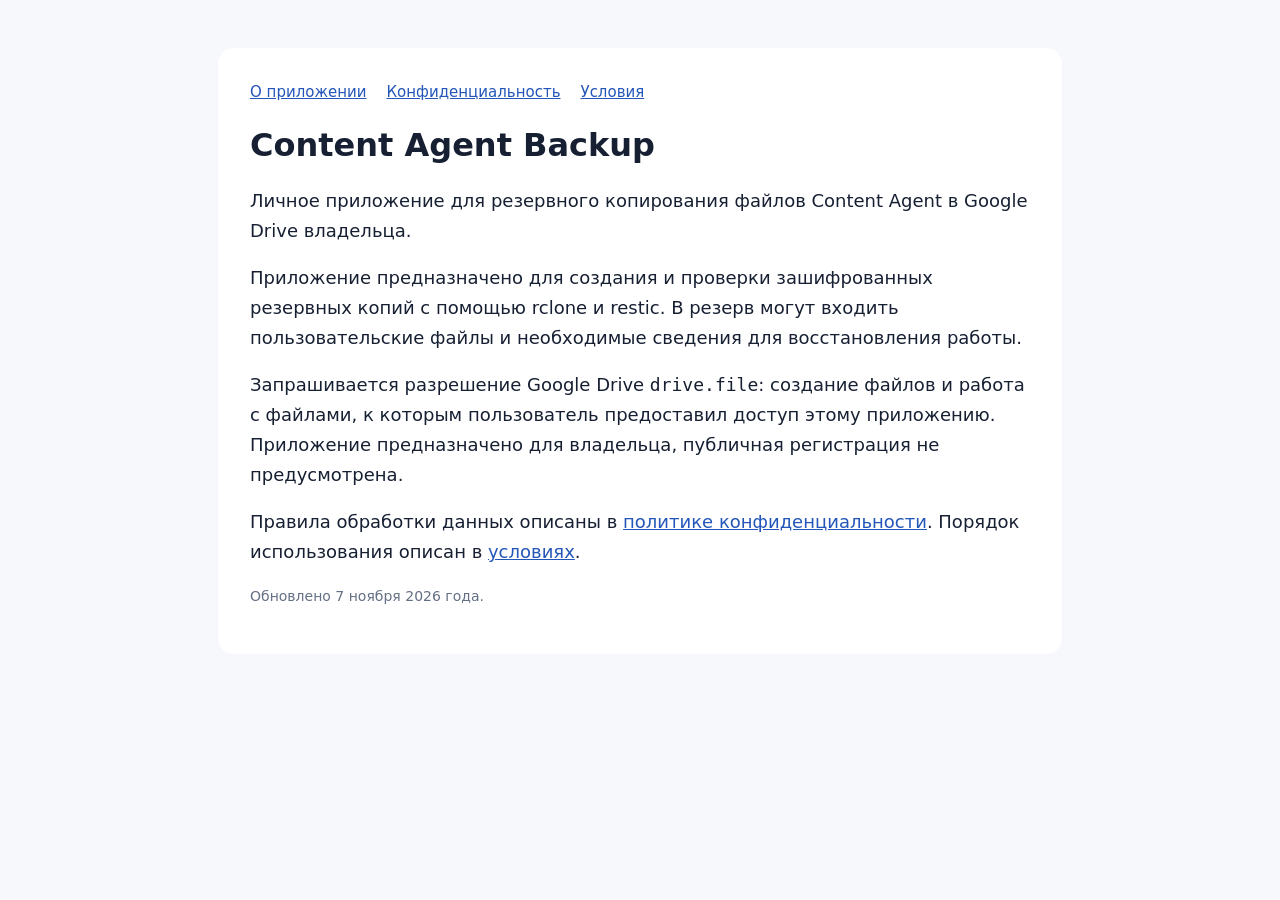
<file: index.html>
<!doctype html>
<html lang="ru"><head><meta charset="utf-8"><meta name="viewport" content="width=device-width, initial-scale=1"><title>Content Agent Backup | Content Agent Backup</title><link rel="stylesheet" href="style.css"></head><body><main><nav><a href="index.html">О приложении</a><a href="privacy.html">Конфиденциальность</a><a href="terms.html">Условия</a></nav><h1>Content Agent Backup</h1><p>Личное приложение для резервного копирования файлов Content Agent в Google Drive владельца.</p><p>Приложение предназначено для создания и проверки зашифрованных резервных копий с помощью rclone и restic. В резерв могут входить пользовательские файлы и необходимые сведения для восстановления работы.</p><p>Запрашивается разрешение Google Drive <code>drive.file</code>: создание файлов и работа с файлами, к которым пользователь предоставил доступ этому приложению. Приложение предназначено для владельца, публичная регистрация не предусмотрена.</p><p>Правила обработки данных описаны в <a href="privacy.html">политике конфиденциальности</a>. Порядок использования описан в <a href="terms.html">условиях</a>.</p><p class="date">Обновлено 7 ноября 2026 года.</p></main></body></html>
</file>
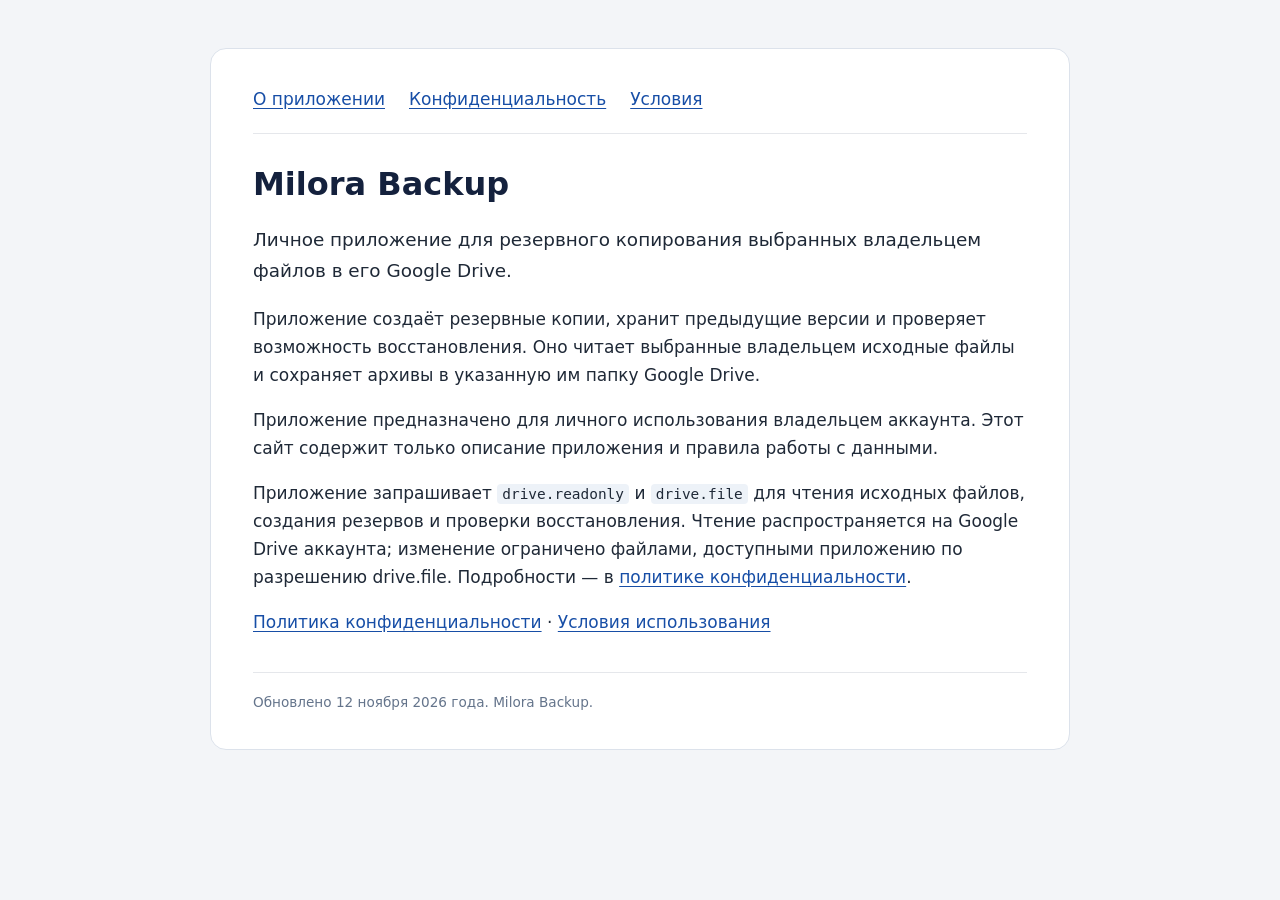
<file: milora-backup/index.html>
<!doctype html>
<html lang="ru">
<head>
<meta charset="utf-8">
<meta name="viewport" content="width=device-width, initial-scale=1">
<meta name="description" content="Milora Backup — личное резервное копирование в Google Drive владельца.">
<title>О приложении | Milora Backup</title>
<link rel="stylesheet" href="style.css">
</head>
<body><main>
<nav aria-label="Разделы"><a href="index.html">О приложении</a><a href="privacy.html">Конфиденциальность</a><a href="terms.html">Условия</a></nav>
<h1>Milora Backup</h1>
<p class="lead">Личное приложение для резервного копирования выбранных владельцем файлов в его Google Drive.</p>
<p>Приложение создаёт резервные копии, хранит предыдущие версии и проверяет возможность восстановления. Оно читает выбранные владельцем исходные файлы и сохраняет архивы в указанную им папку Google Drive.</p>
<p>Приложение предназначено для личного использования владельцем аккаунта. Этот сайт содержит только описание приложения и правила работы с данными.</p>
<p>Приложение запрашивает <code>drive.readonly</code> и <code>drive.file</code> для чтения исходных файлов, создания резервов и проверки восстановления. Чтение распространяется на Google Drive аккаунта; изменение ограничено файлами, доступными приложению по разрешению drive.file. Подробности — в <a href="privacy.html">политике конфиденциальности</a>.</p>
<p><a href="privacy.html">Политика конфиденциальности</a> · <a href="terms.html">Условия использования</a></p>
<footer>Обновлено 12 ноября 2026 года. Milora Backup.</footer>
</main></body>
</html>
</file>
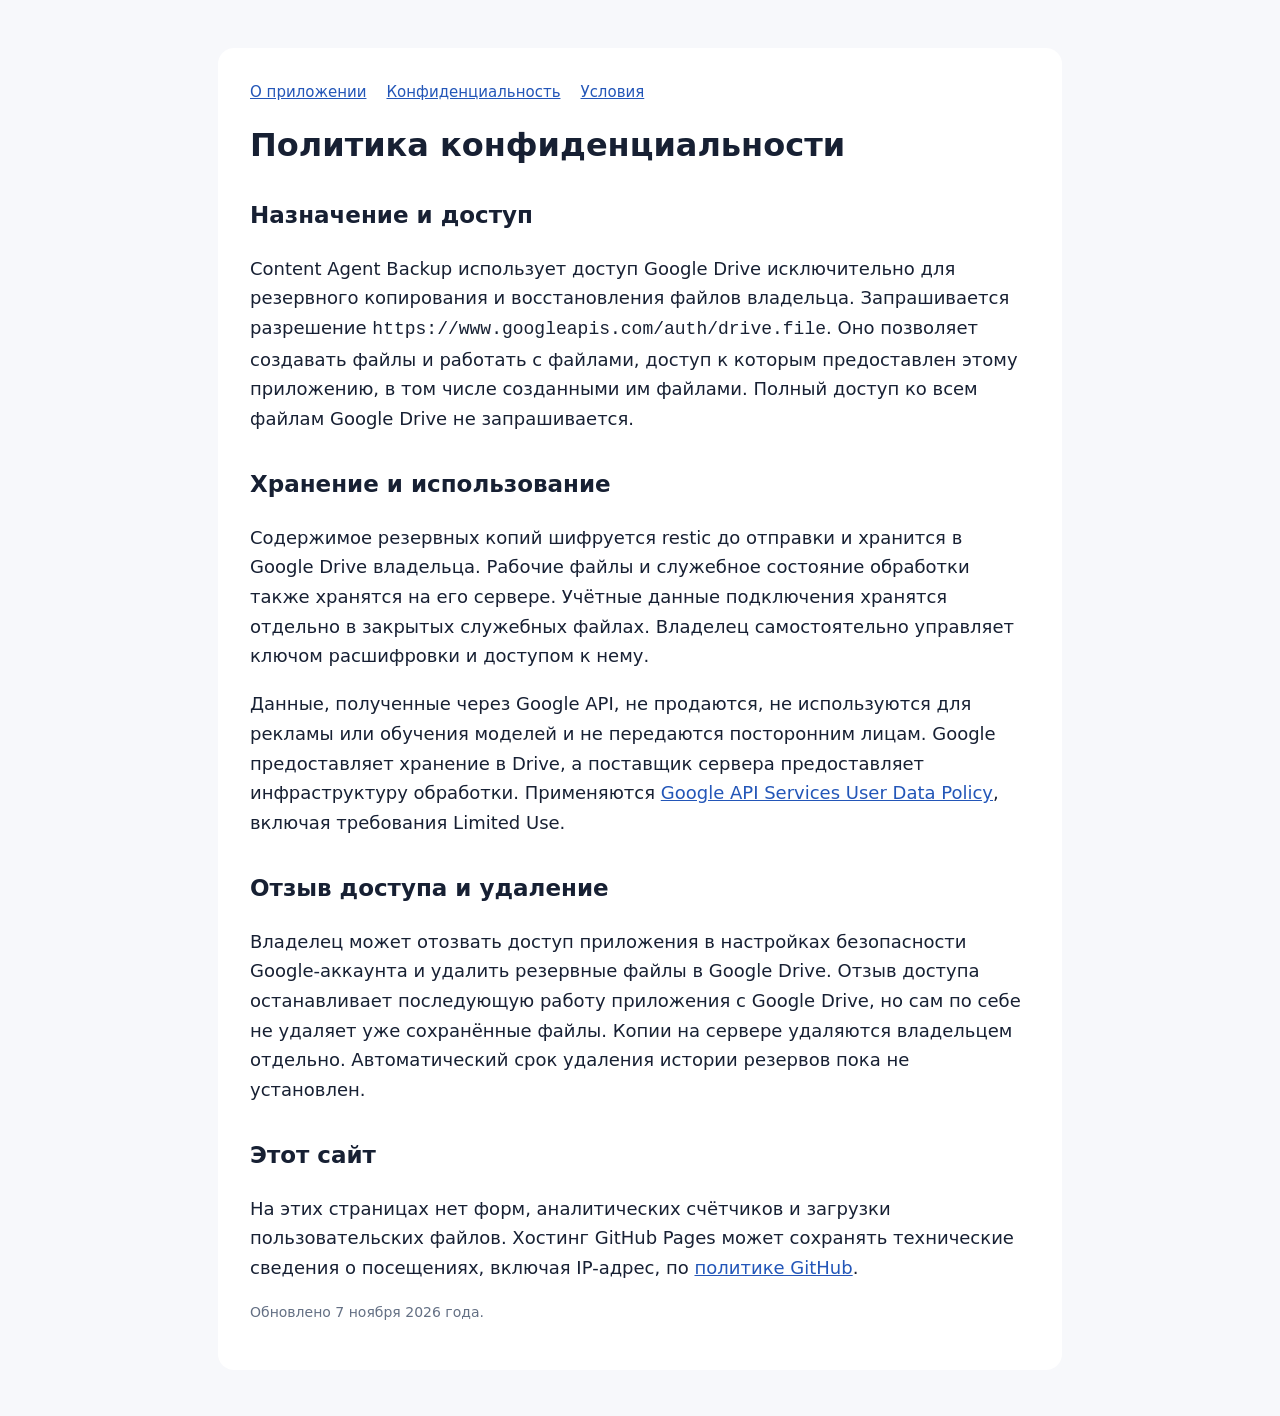
<file: privacy.html>
<!doctype html>
<html lang="ru"><head><meta charset="utf-8"><meta name="viewport" content="width=device-width, initial-scale=1"><title>Политика конфиденциальности | Content Agent Backup</title><link rel="stylesheet" href="style.css"></head><body><main><nav><a href="index.html">О приложении</a><a href="privacy.html">Конфиденциальность</a><a href="terms.html">Условия</a></nav><h1>Политика конфиденциальности</h1><h2>Назначение и доступ</h2><p>Content Agent Backup использует доступ Google Drive исключительно для резервного копирования и восстановления файлов владельца. Запрашивается разрешение <code>https://www.googleapis.com/auth/drive.file</code>. Оно позволяет создавать файлы и работать с файлами, доступ к которым предоставлен этому приложению, в том числе созданными им файлами. Полный доступ ко всем файлам Google Drive не запрашивается.</p><h2>Хранение и использование</h2><p>Содержимое резервных копий шифруется restic до отправки и хранится в Google Drive владельца. Рабочие файлы и служебное состояние обработки также хранятся на его сервере. Учётные данные подключения хранятся отдельно в закрытых служебных файлах. Владелец самостоятельно управляет ключом расшифровки и доступом к нему.</p><p>Данные, полученные через Google API, не продаются, не используются для рекламы или обучения моделей и не передаются посторонним лицам. Google предоставляет хранение в Drive, а поставщик сервера предоставляет инфраструктуру обработки. Применяются <a href="https://developers.google.com/terms/api-services-user-data-policy">Google API Services User Data Policy</a>, включая требования Limited Use.</p><h2>Отзыв доступа и удаление</h2><p>Владелец может отозвать доступ приложения в настройках безопасности Google-аккаунта и удалить резервные файлы в Google Drive. Отзыв доступа останавливает последующую работу приложения с Google Drive, но сам по себе не удаляет уже сохранённые файлы. Копии на сервере удаляются владельцем отдельно. Автоматический срок удаления истории резервов пока не установлен.</p><h2>Этот сайт</h2><p>На этих страницах нет форм, аналитических счётчиков и загрузки пользовательских файлов. Хостинг GitHub Pages может сохранять технические сведения о посещениях, включая IP-адрес, по <a href="https://docs.github.com/en/site-policy/privacy-policies/github-general-privacy-statement">политике GitHub</a>.</p><p class="date">Обновлено 7 ноября 2026 года.</p></main></body></html>
</file>
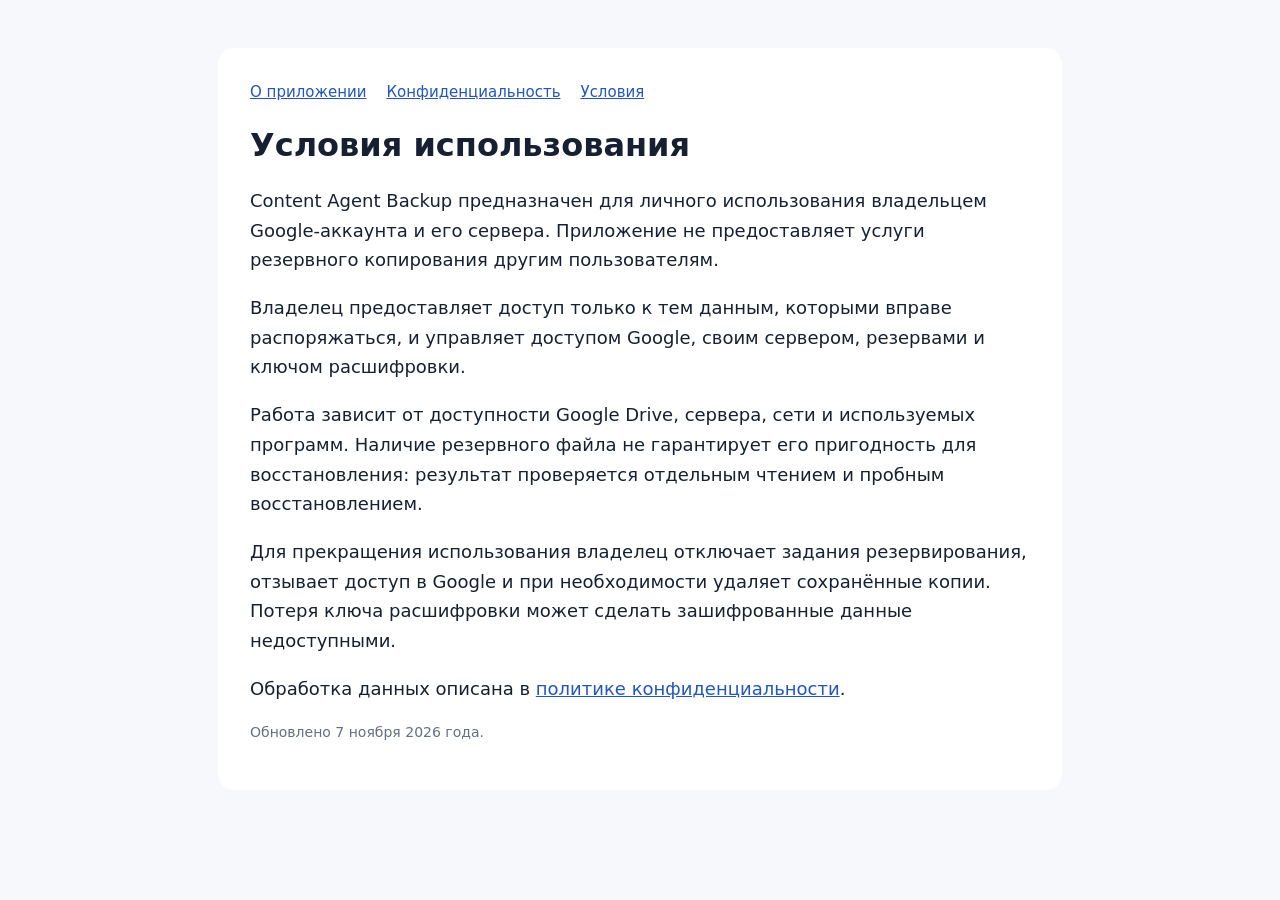
<file: terms.html>
<!doctype html>
<html lang="ru"><head><meta charset="utf-8"><meta name="viewport" content="width=device-width, initial-scale=1"><title>Условия использования | Content Agent Backup</title><link rel="stylesheet" href="style.css"></head><body><main><nav><a href="index.html">О приложении</a><a href="privacy.html">Конфиденциальность</a><a href="terms.html">Условия</a></nav><h1>Условия использования</h1><p>Content Agent Backup предназначен для личного использования владельцем Google-аккаунта и его сервера. Приложение не предоставляет услуги резервного копирования другим пользователям.</p><p>Владелец предоставляет доступ только к тем данным, которыми вправе распоряжаться, и управляет доступом Google, своим сервером, резервами и ключом расшифровки.</p><p>Работа зависит от доступности Google Drive, сервера, сети и используемых программ. Наличие резервного файла не гарантирует его пригодность для восстановления: результат проверяется отдельным чтением и пробным восстановлением.</p><p>Для прекращения использования владелец отключает задания резервирования, отзывает доступ в Google и при необходимости удаляет сохранённые копии. Потеря ключа расшифровки может сделать зашифрованные данные недоступными.</p><p>Обработка данных описана в <a href="privacy.html">политике конфиденциальности</a>.</p><p class="date">Обновлено 7 ноября 2026 года.</p></main></body></html>
</file>
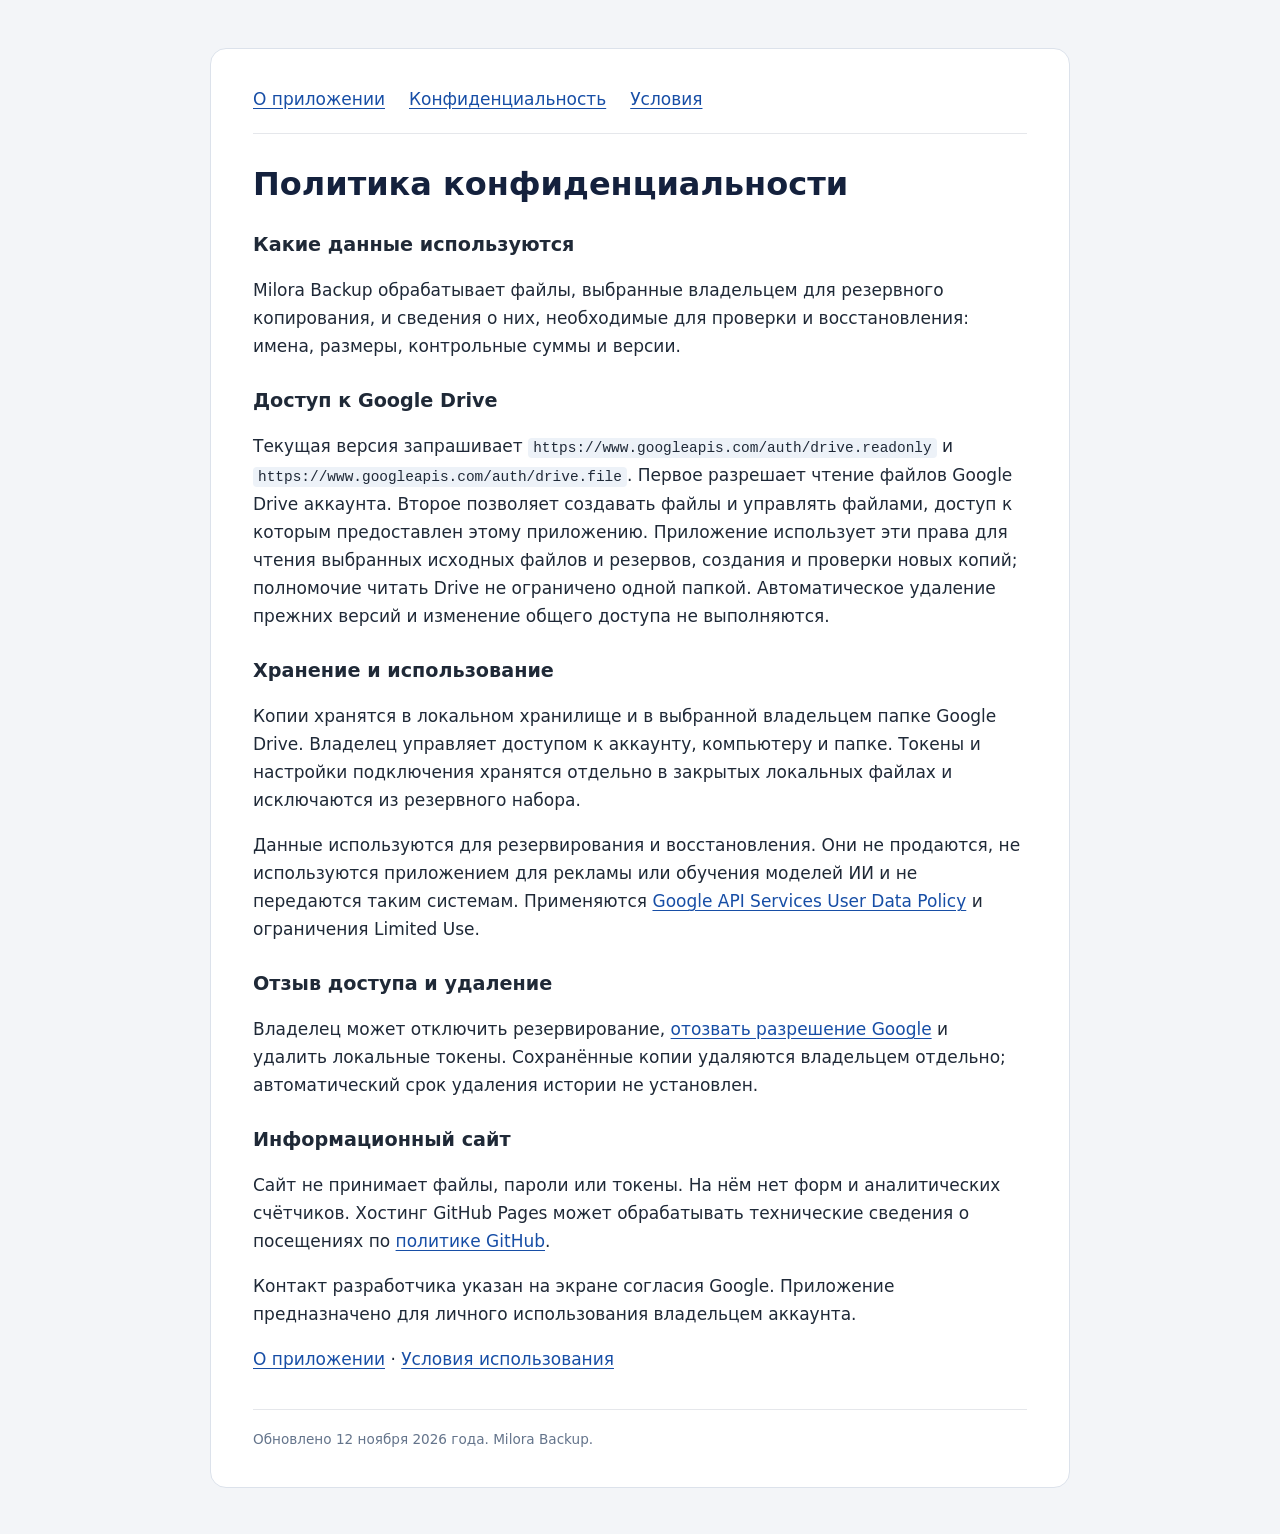
<file: milora-backup/privacy.html>
<!doctype html>
<html lang="ru">
<head>
<meta charset="utf-8">
<meta name="viewport" content="width=device-width, initial-scale=1">
<meta name="description" content="Milora Backup — личное резервное копирование в Google Drive владельца.">
<title>Политика конфиденциальности | Milora Backup</title>
<link rel="stylesheet" href="style.css">
</head>
<body><main>
<nav aria-label="Разделы"><a href="index.html">О приложении</a><a href="privacy.html">Конфиденциальность</a><a href="terms.html">Условия</a></nav>
<h1>Политика конфиденциальности</h1>
<h2>Какие данные используются</h2>
<p>Milora Backup обрабатывает файлы, выбранные владельцем для резервного копирования, и сведения о них, необходимые для проверки и восстановления: имена, размеры, контрольные суммы и версии.</p>
<h2>Доступ к Google Drive</h2>
<p>Текущая версия запрашивает <code>https://www.googleapis.com/auth/drive.readonly</code> и <code>https://www.googleapis.com/auth/drive.file</code>. Первое разрешает чтение файлов Google Drive аккаунта. Второе позволяет создавать файлы и управлять файлами, доступ к которым предоставлен этому приложению. Приложение использует эти права для чтения выбранных исходных файлов и резервов, создания и проверки новых копий; полномочие читать Drive не ограничено одной папкой. Автоматическое удаление прежних версий и изменение общего доступа не выполняются.</p>
<h2>Хранение и использование</h2>
<p>Копии хранятся в локальном хранилище и в выбранной владельцем папке Google Drive. Владелец управляет доступом к аккаунту, компьютеру и папке. Токены и настройки подключения хранятся отдельно в закрытых локальных файлах и исключаются из резервного набора.</p>
<p>Данные используются для резервирования и восстановления. Они не продаются, не используются приложением для рекламы или обучения моделей ИИ и не передаются таким системам. Применяются <a href="https://developers.google.com/terms/api-services-user-data-policy">Google API Services User Data Policy</a> и ограничения Limited Use.</p>
<h2>Отзыв доступа и удаление</h2>
<p>Владелец может отключить резервирование, <a href="https://myaccount.google.com/connections">отозвать разрешение Google</a> и удалить локальные токены. Сохранённые копии удаляются владельцем отдельно; автоматический срок удаления истории не установлен.</p>
<h2>Информационный сайт</h2>
<p>Сайт не принимает файлы, пароли или токены. На нём нет форм и аналитических счётчиков. Хостинг GitHub Pages может обрабатывать технические сведения о посещениях по <a href="https://docs.github.com/en/site-policy/privacy-policies/github-general-privacy-statement">политике GitHub</a>.</p>
<p>Контакт разработчика указан на экране согласия Google. Приложение предназначено для личного использования владельцем аккаунта.</p>
<p><a href="index.html">О приложении</a> · <a href="terms.html">Условия использования</a></p>
<footer>Обновлено 12 ноября 2026 года. Milora Backup.</footer>
</main></body>
</html>
</file>
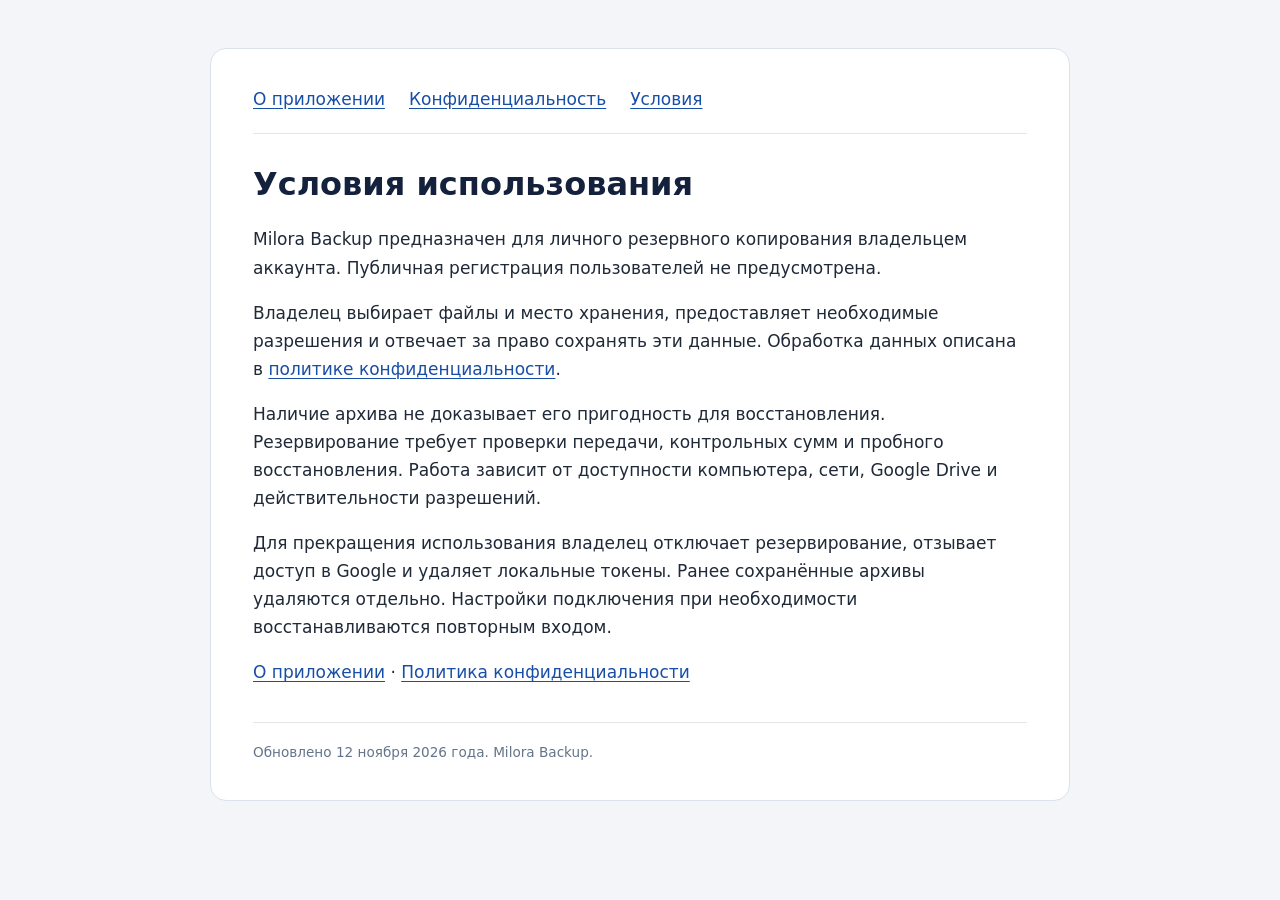
<file: milora-backup/terms.html>
<!doctype html>
<html lang="ru">
<head>
<meta charset="utf-8">
<meta name="viewport" content="width=device-width, initial-scale=1">
<meta name="description" content="Milora Backup — личное резервное копирование в Google Drive владельца.">
<title>Условия использования | Milora Backup</title>
<link rel="stylesheet" href="style.css">
</head>
<body><main>
<nav aria-label="Разделы"><a href="index.html">О приложении</a><a href="privacy.html">Конфиденциальность</a><a href="terms.html">Условия</a></nav>
<h1>Условия использования</h1>
<p>Milora Backup предназначен для личного резервного копирования владельцем аккаунта. Публичная регистрация пользователей не предусмотрена.</p>
<p>Владелец выбирает файлы и место хранения, предоставляет необходимые разрешения и отвечает за право сохранять эти данные. Обработка данных описана в <a href="privacy.html">политике конфиденциальности</a>.</p>
<p>Наличие архива не доказывает его пригодность для восстановления. Резервирование требует проверки передачи, контрольных сумм и пробного восстановления. Работа зависит от доступности компьютера, сети, Google Drive и действительности разрешений.</p>
<p>Для прекращения использования владелец отключает резервирование, отзывает доступ в Google и удаляет локальные токены. Ранее сохранённые архивы удаляются отдельно. Настройки подключения при необходимости восстанавливаются повторным входом.</p>
<p><a href="index.html">О приложении</a> · <a href="privacy.html">Политика конфиденциальности</a></p>
<footer>Обновлено 12 ноября 2026 года. Milora Backup.</footer>
</main></body>
</html>
</file>
<file: style.css>
body{font:18px/1.65 system-ui,sans-serif;color:#172033;background:#f7f8fb;margin:0}main{max-width:780px;margin:48px auto;padding:32px;background:white;border-radius:16px}nav{display:flex;gap:20px;flex-wrap:wrap;font-size:15px}a{color:#2356b8}h1{line-height:1.2;font-size:32px}h2{font-size:23px;margin-top:32px}.date{color:#647084;font-size:14px}@media(max-width:600px){main{margin:0;padding:24px;border-radius:0}}
</file>
<file: milora-backup/style.css>
*{box-sizing:border-box}html{color-scheme:light}body{margin:0;background:#f3f5f8;color:#1f2937;font:17px/1.65 system-ui,-apple-system,BlinkMacSystemFont,"Segoe UI",sans-serif}main{max-width:860px;margin:48px auto;padding:36px 42px;background:#fff;border:1px solid #dce2eb;border-radius:16px}nav{display:flex;flex-wrap:wrap;gap:10px 24px;margin-bottom:30px;padding-bottom:20px;border-bottom:1px solid #e5e7eb}a{color:#174ea6;text-underline-offset:3px}a:focus-visible{outline:3px solid #f5b400;outline-offset:4px}h1{font-size:2rem;line-height:1.25;color:#14213d}h2{margin-top:28px;font-size:1.2rem;line-height:1.4}.lead{font-size:1.15rem}code{font-size:.85em;background:#edf2f8;padding:2px 5px;border-radius:4px;overflow-wrap:anywhere}footer{margin-top:36px;padding-top:18px;border-top:1px solid #e5e7eb;font-size:.85rem;color:#64748b}@media(max-width:640px){main{margin:16px 12px;padding:24px 20px}h1{font-size:1.7rem}nav{gap:10px 16px}body{font-size:16px}}
</file>
